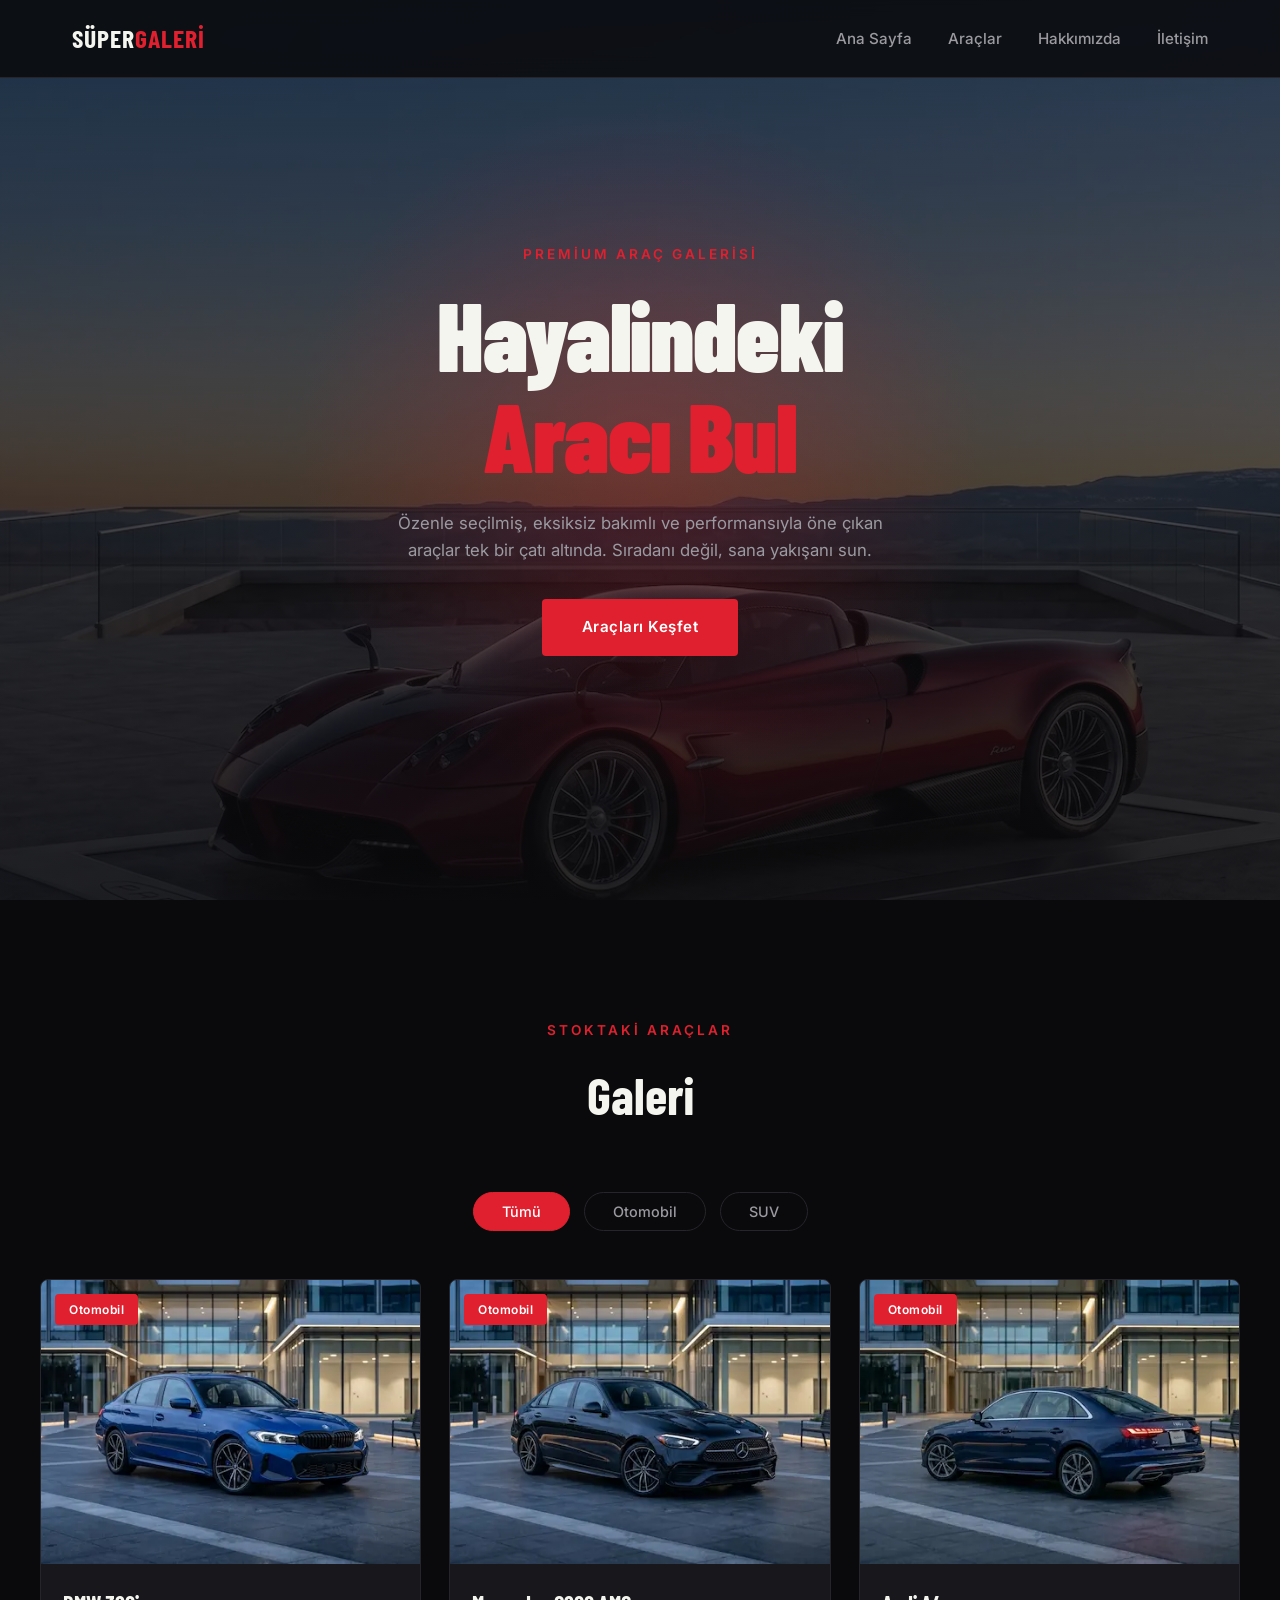
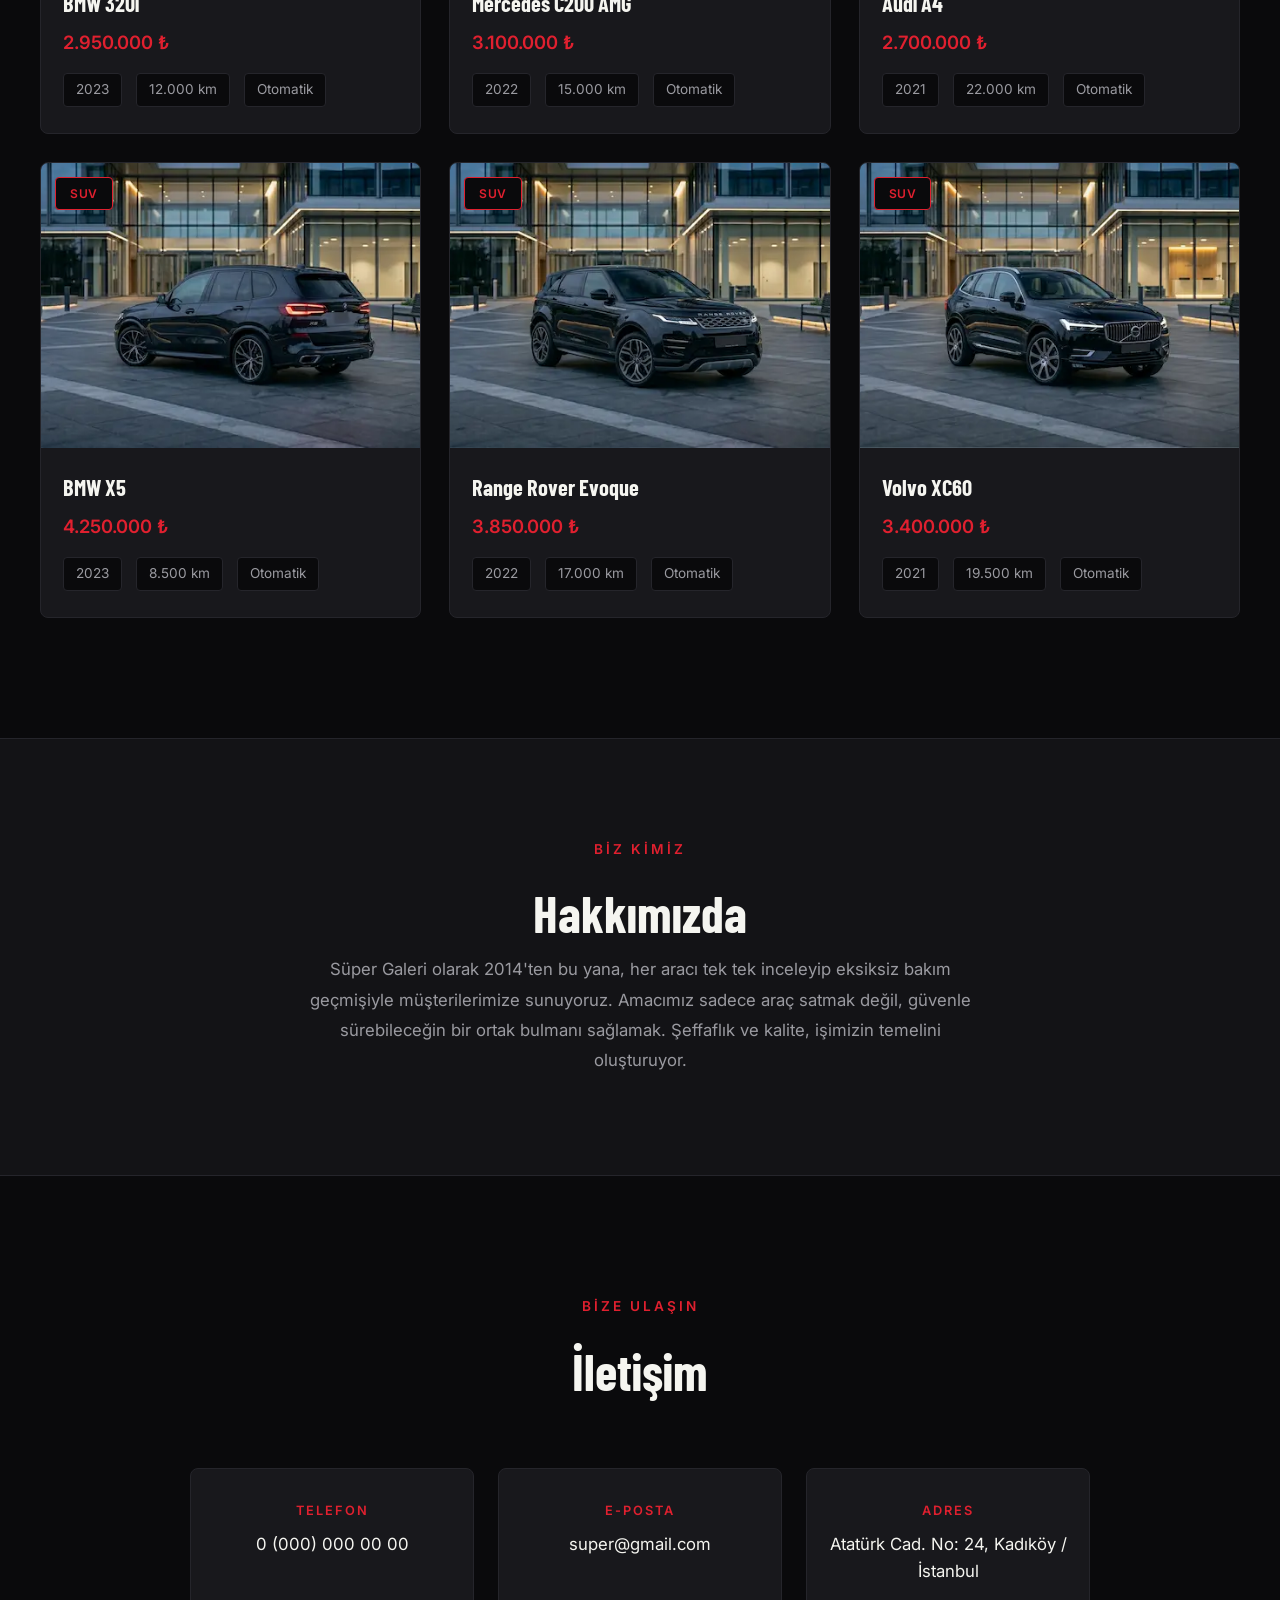
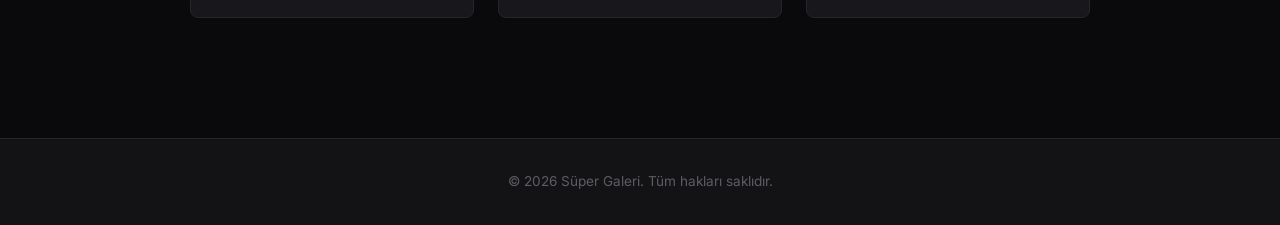
<file: index.html>
<!DOCTYPE html>
<html lang="tr">
  <head>
    <meta charset="UTF-8" />
    <meta name="viewport" content="width=device-width, initial-scale=1.0" />
    <title>Süper Galeri | Sınıfının En İyisi Araçlar</title>

    
    <link rel="preconnect" href="https://fonts.googleapis.com" />
    <link rel="preconnect" href="https://fonts.gstatic.com" crossorigin />
    <link
      href="https://fonts.googleapis.com/css2?family=Barlow+Condensed:wght@400;600;700;900&family=Inter:wght@400;500;600&display=swap"
      rel="stylesheet"
    />

  
    <link rel="stylesheet" href="style.css" />
  </head>

  <body>

    
    <header id="navbar">
      <nav class="nav-container">

        <a href="#hero" class="nav-logo">
          SÜPER<span>GALERİ</span>
        </a>

        <ul class="nav-links">
          <li><a href="#hero">Ana Sayfa</a></li>
          <li><a href="#araclar">Araçlar</a></li>
          <li><a href="#hakkimizda">Hakkımızda</a></li>
          <li><a href="#iletisim">İletişim</a></li>
        </ul>

        <button class="nav-toggle" id="navToggle" aria-label="Menüyü Aç/Kapat">
          <span></span>
          <span></span>
          <span></span>
        </button>

      </nav>
    </header>

    
    <section id="hero">
      <div class="hero-glow"></div>

      <div class="hero-content">
        <p class="hero-eyebrow">Premium Araç Galerisi</p>

        <h1 class="hero-title">
          Hayalindeki<br />
          <span>Aracı Bul</span>
        </h1>

        <p class="hero-text">
          Özenle seçilmiş, eksiksiz bakımlı ve performansıyla öne çıkan
          araçlar tek bir çatı altında. Sıradanı değil, sana yakışanı sun.
        </p>

        <a href="#araclar" class="hero-btn">Araçları Keşfet</a>
      </div>
    </section>

    
    <section id="araclar">
      <div class="section-header">
        <p class="section-eyebrow">Stoktaki Araçlar</p>
        <h2 class="section-title">Galeri</h2>
      </div>

      <div class="filter-buttons">
        <button class="filter-btn active" data-filter="tumu">Tümü</button>
        <button class="filter-btn" data-filter="otomobil">Otomobil</button>
        <button class="filter-btn" data-filter="suv">SUV</button>
      </div>

      <div class="car-grid">

        
        <article class="car-card" data-category="otomobil">
          <div class="car-image">
            <img src="araba1.webp" alt="BMW 320i" />
            <span class="car-badge">Otomobil</span>
          </div>
          <div class="car-info">
            <h3 class="car-name">BMW 320i</h3>
            <p class="car-price">2.950.000 ₺</p>
            <ul class="car-specs">
              <li>2023</li>
              <li>12.000 km</li>
              <li>Otomatik</li>
            </ul>
          </div>
        </article>

        
        <article class="car-card" data-category="otomobil">
          <div class="car-image">
            <img src="araba2.webp" alt="Mercedes C200 AMG" />
            <span class="car-badge">Otomobil</span>
          </div>
          <div class="car-info">
            <h3 class="car-name">Mercedes C200 AMG</h3>
            <p class="car-price">3.100.000 ₺</p>
            <ul class="car-specs">
              <li>2022</li>
              <li>15.000 km</li>
              <li>Otomatik</li>
            </ul>
          </div>
        </article>

       
        <article class="car-card" data-category="otomobil">
          <div class="car-image">
            <img src="araba3.webp" alt="Audi A4" />
            <span class="car-badge">Otomobil</span>
          </div>
          <div class="car-info">
            <h3 class="car-name">Audi A4</h3>
            <p class="car-price">2.700.000 ₺</p>
            <ul class="car-specs">
              <li>2021</li>
              <li>22.000 km</li>
              <li>Otomatik</li>
            </ul>
          </div>
        </article>

      
        <article class="car-card" data-category="suv">
          <div class="car-image">
            <img src="araba4.webp" alt="BMW X5" />
            <span class="car-badge car-badge--suv">SUV</span>
          </div>
          <div class="car-info">
            <h3 class="car-name">BMW X5</h3>
            <p class="car-price">4.250.000 ₺</p>
            <ul class="car-specs">
              <li>2023</li>
              <li>8.500 km</li>
              <li>Otomatik</li>
            </ul>
          </div>
        </article>

       
        <article class="car-card" data-category="suv">
          <div class="car-image">
            <img src="araba5.webp" alt="Range Rover Evoque" />
            <span class="car-badge car-badge--suv">SUV</span>
          </div>
          <div class="car-info">
            <h3 class="car-name">Range Rover Evoque</h3>
            <p class="car-price">3.850.000 ₺</p>
            <ul class="car-specs">
              <li>2022</li>
              <li>17.000 km</li>
              <li>Otomatik</li>
            </ul>
          </div>
        </article>

        
        <article class="car-card" data-category="suv">
          <div class="car-image">
            <img src="araba6.webp" alt="Volvo XC60" />
            <span class="car-badge car-badge--suv">SUV</span>
          </div>
          <div class="car-info">
            <h3 class="car-name">Volvo XC60</h3>
            <p class="car-price">3.400.000 ₺</p>
            <ul class="car-specs">
              <li>2021</li>
              <li>19.500 km</li>
              <li>Otomatik</li>
            </ul>
          </div>
        </article>

      </div>
    </section>

    
    <section id="hakkimizda">
      <div class="about-content">
        <p class="section-eyebrow">Biz Kimiz</p>
        <h2 class="section-title">Hakkımızda</h2>

        <p class="about-text">
          Süper Galeri olarak 2014'ten bu yana, her aracı tek tek inceleyip
          eksiksiz bakım geçmişiyle müşterilerimize sunuyoruz. Amacımız
          sadece araç satmak değil, güvenle sürebileceğin bir ortak bulmanı
          sağlamak. Şeffaflık ve kalite, işimizin temelini oluşturuyor.
        </p>
      </div>
    </section>

   
    <section id="iletisim">
      <div class="section-header">
        <p class="section-eyebrow">Bize Ulaşın</p>
        <h2 class="section-title">İletişim</h2>
      </div>

      <div class="contact-grid">

        <div class="contact-item">
          <span class="contact-label">Telefon</span>
          <p class="contact-value">0 (000) 000 00 00</p>
        </div>

        <div class="contact-item">
          <span class="contact-label">E-posta</span>
          <p class="contact-value">super@gmail.com</p>
        </div>

        <div class="contact-item">
          <span class="contact-label">Adres</span>
          <p class="contact-value">Atatürk Cad. No: 24, Kadıköy / İstanbul</p>
        </div>

      </div>
    </section>

   
    <footer id="footer">
      <p class="footer-text">&copy; 2026 Süper Galeri. Tüm hakları saklıdır.</p>
    </footer>

   
    <script src="script.js"></script>

  </body>
</html>
</file>
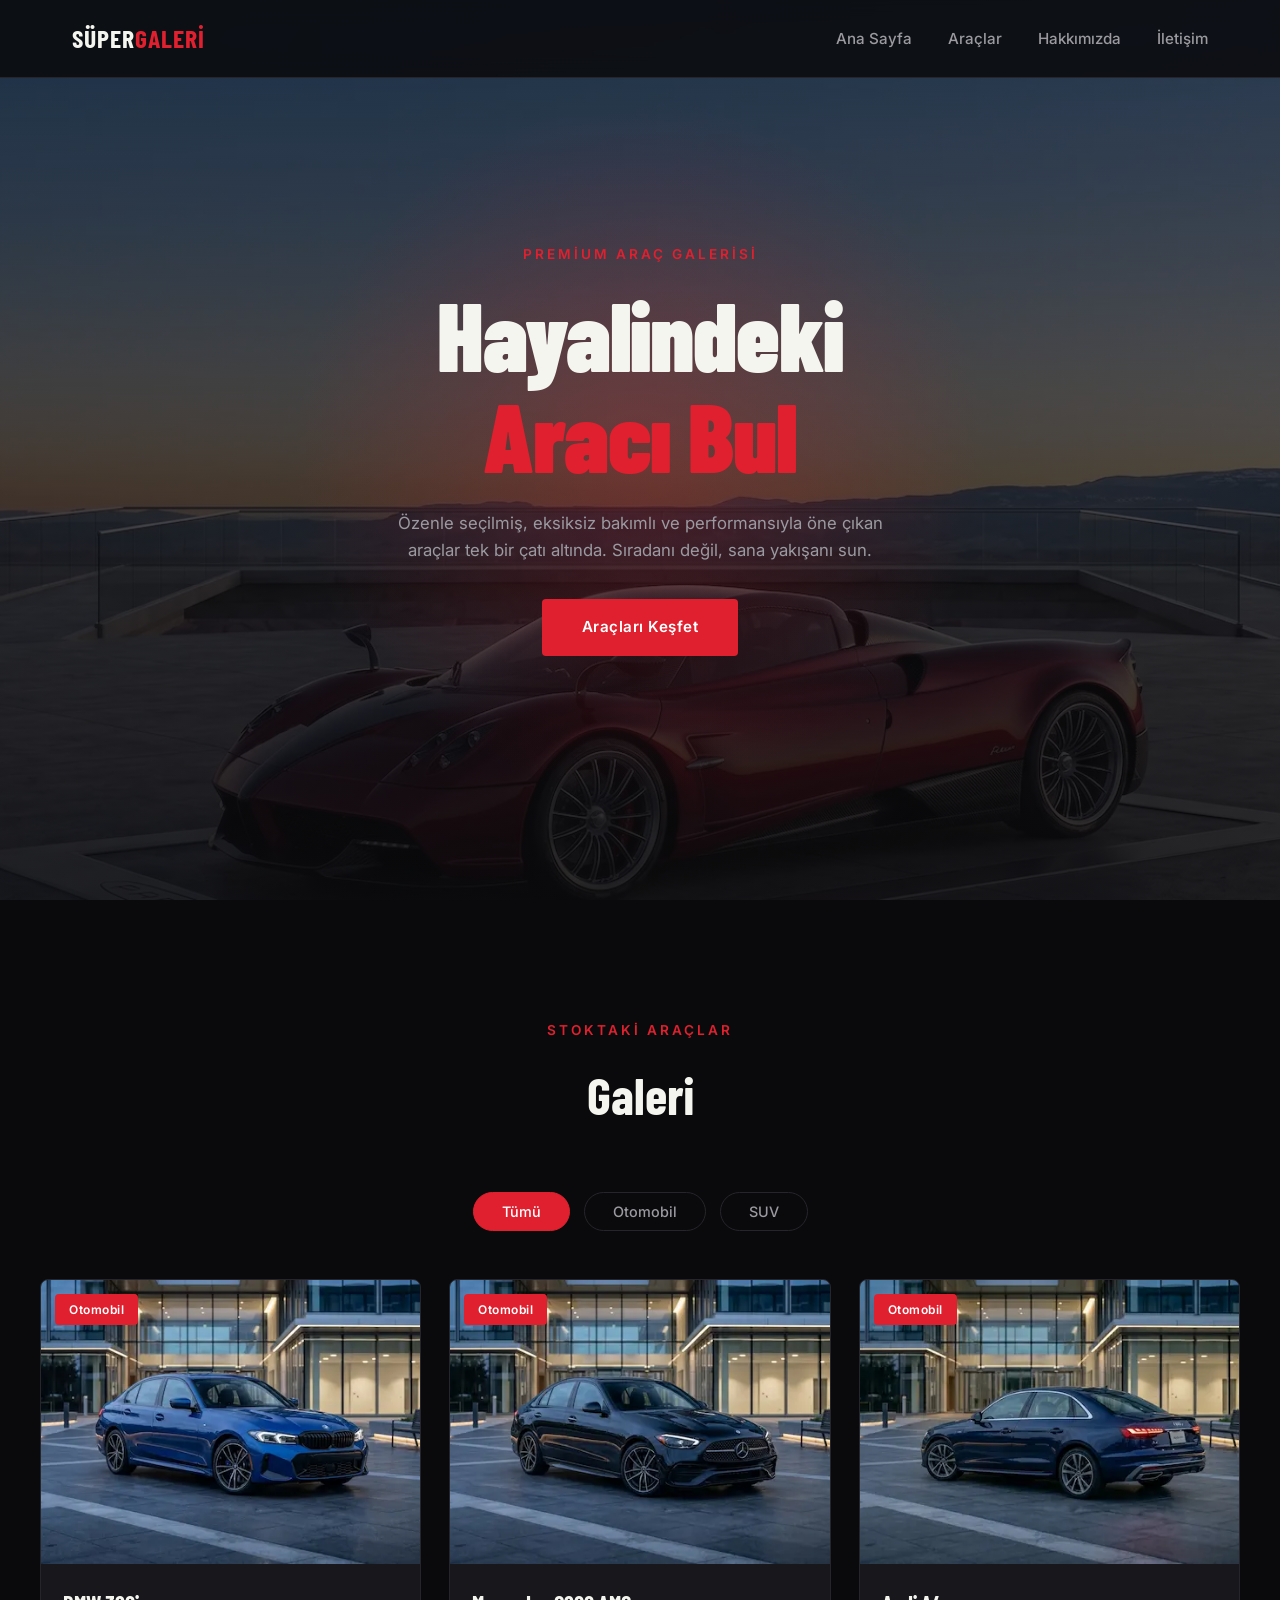
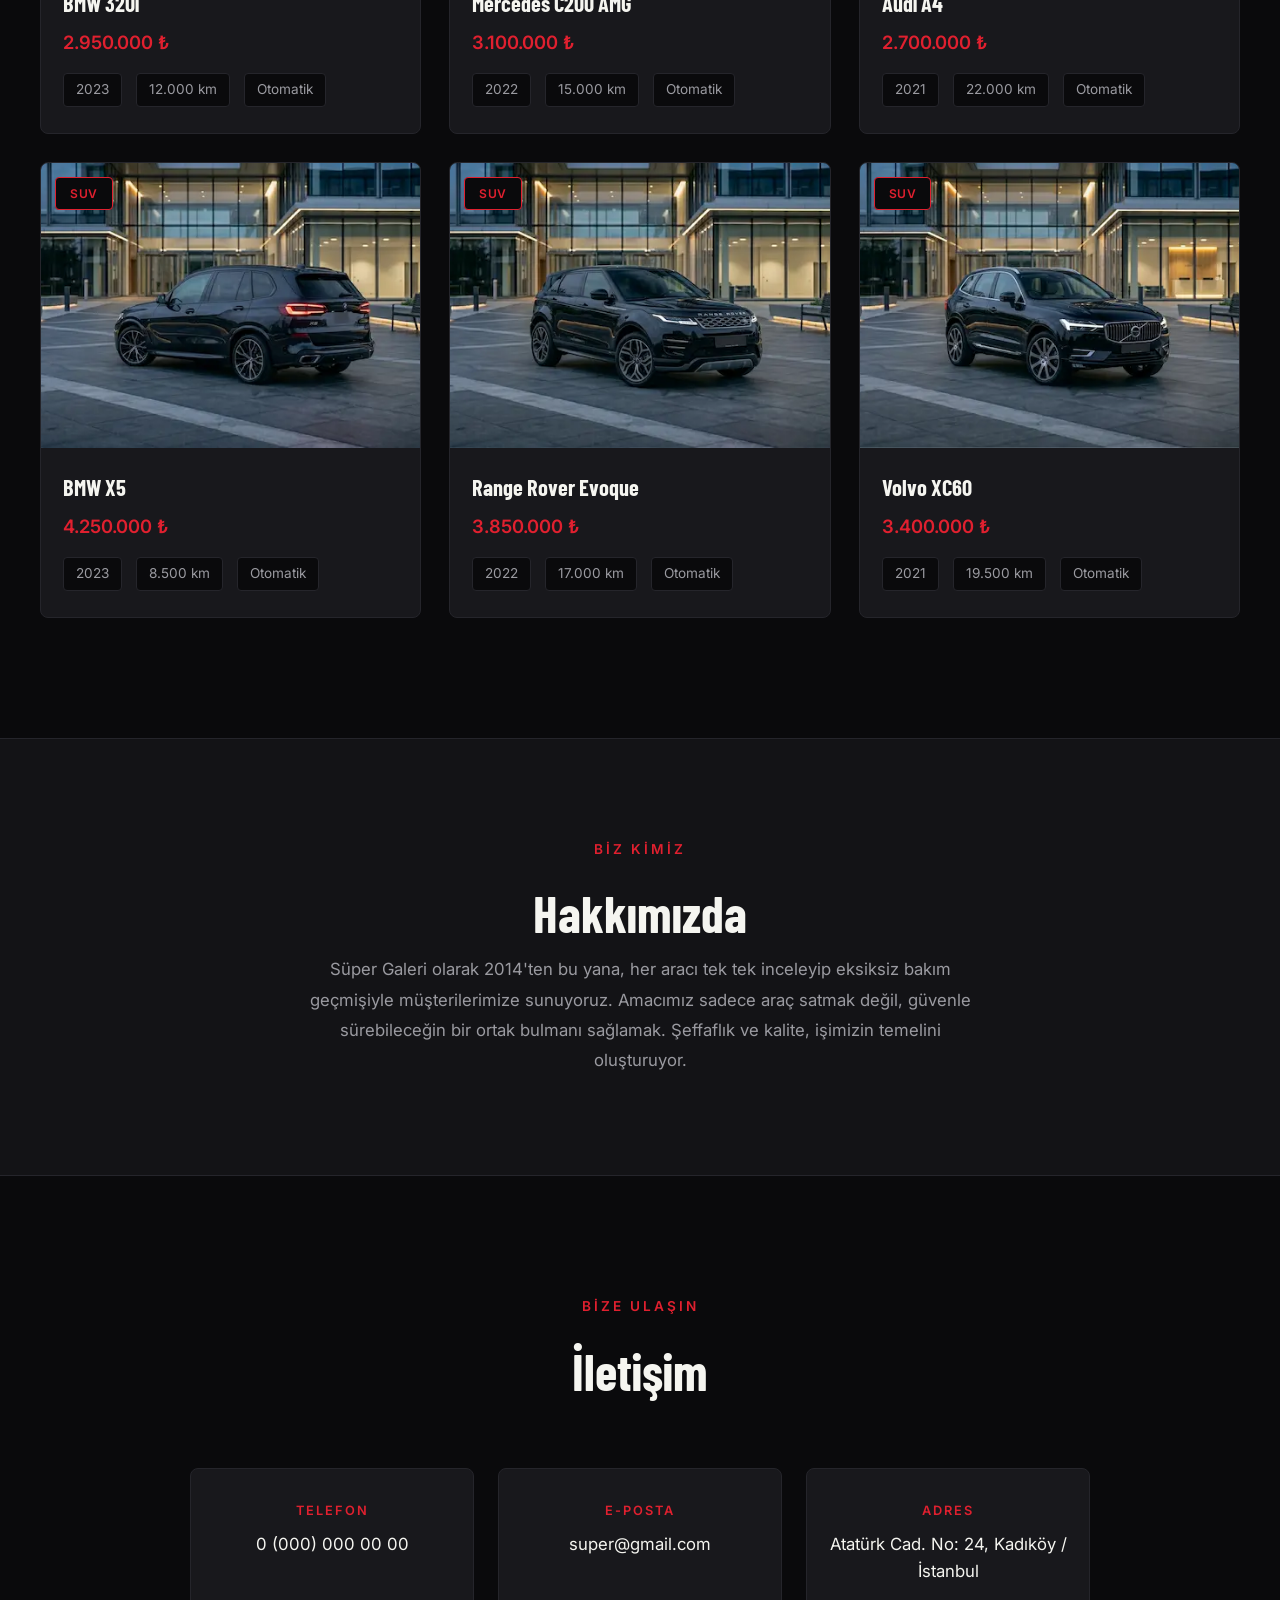
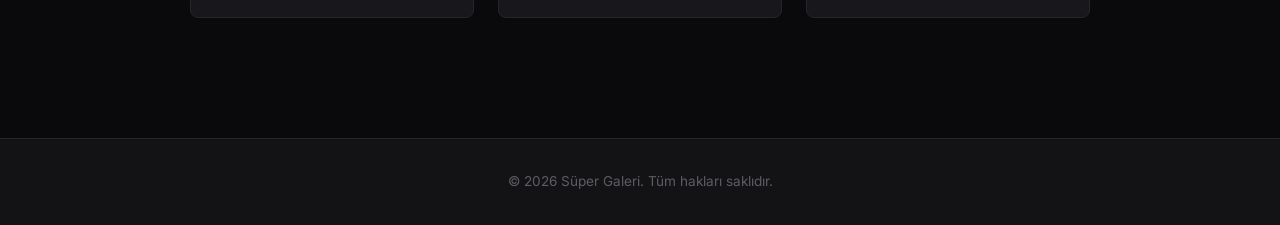
<file: oto.html>
<!DOCTYPE html>
<html lang="tr">
  <head>
    <meta charset="UTF-8" />
    <meta name="viewport" content="width=device-width, initial-scale=1.0" />
    <title>Süper Galeri | Sınıfının En İyisi Araçlar</title>

    <!-- Google Fonts -->
    <link rel="preconnect" href="https://fonts.googleapis.com" />
    <link rel="preconnect" href="https://fonts.gstatic.com" crossorigin />
    <link
      href="https://fonts.googleapis.com/css2?family=Barlow+Condensed:wght@400;600;700;900&family=Inter:wght@400;500;600&display=swap"
      rel="stylesheet"
    />

    <!-- Ana Stil Dosyası -->
    <link rel="stylesheet" href="style.css" />
  </head>

  <body>

    <!-- NAVBAR -->
    <header id="navbar">
      <nav class="nav-container">

        <a href="#hero" class="nav-logo">
          SÜPER<span>GALERİ</span>
        </a>

        <ul class="nav-links">
          <li><a href="#hero">Ana Sayfa</a></li>
          <li><a href="#araclar">Araçlar</a></li>
          <li><a href="#hakkimizda">Hakkımızda</a></li>
          <li><a href="#iletisim">İletişim</a></li>
        </ul>

        <button class="nav-toggle" id="navToggle" aria-label="Menüyü Aç/Kapat">
          <span></span>
          <span></span>
          <span></span>
        </button>

      </nav>
    </header>

    <!-- HERO ALANI -->
    <section id="hero">
      <div class="hero-glow"></div>

      <div class="hero-content">
        <p class="hero-eyebrow">Premium Araç Galerisi</p>

        <h1 class="hero-title">
          Hayalindeki<br />
          <span>Aracı Bul</span>
        </h1>

        <p class="hero-text">
          Özenle seçilmiş, eksiksiz bakımlı ve performansıyla öne çıkan
          araçlar tek bir çatı altında. Sıradanı değil, sana yakışanı sun.
        </p>

        <a href="#araclar" class="hero-btn">Araçları Keşfet</a>
      </div>
    </section>

    <!-- ARAÇLAR GALERİSİ -->
    <section id="araclar">
      <div class="section-header">
        <p class="section-eyebrow">Stoktaki Araçlar</p>
        <h2 class="section-title">Galeri</h2>
      </div>

      <div class="filter-buttons">
        <button class="filter-btn active" data-filter="tumu">Tümü</button>
        <button class="filter-btn" data-filter="otomobil">Otomobil</button>
        <button class="filter-btn" data-filter="suv">SUV</button>
      </div>

      <div class="car-grid">

        <!-- Araç 1 -->
        <article class="car-card" data-category="otomobil">
          <div class="car-image">
            <img src="araba1.webp" alt="BMW 320i" />
            <span class="car-badge">Otomobil</span>
          </div>
          <div class="car-info">
            <h3 class="car-name">BMW 320i</h3>
            <p class="car-price">2.950.000 ₺</p>
            <ul class="car-specs">
              <li>2023</li>
              <li>12.000 km</li>
              <li>Otomatik</li>
            </ul>
          </div>
        </article>

        <!-- Araç 2 -->
        <article class="car-card" data-category="otomobil">
          <div class="car-image">
            <img src="araba2.webp" alt="Mercedes C200 AMG" />
            <span class="car-badge">Otomobil</span>
          </div>
          <div class="car-info">
            <h3 class="car-name">Mercedes C200 AMG</h3>
            <p class="car-price">3.100.000 ₺</p>
            <ul class="car-specs">
              <li>2022</li>
              <li>15.000 km</li>
              <li>Otomatik</li>
            </ul>
          </div>
        </article>

        <!-- Araç 3 -->
        <article class="car-card" data-category="otomobil">
          <div class="car-image">
            <img src="araba3.webp" alt="Audi A4" />
            <span class="car-badge">Otomobil</span>
          </div>
          <div class="car-info">
            <h3 class="car-name">Audi A4</h3>
            <p class="car-price">2.700.000 ₺</p>
            <ul class="car-specs">
              <li>2021</li>
              <li>22.000 km</li>
              <li>Otomatik</li>
            </ul>
          </div>
        </article>

        <!-- Araç 4 -->
        <article class="car-card" data-category="suv">
          <div class="car-image">
            <img src="araba4.webp" alt="BMW X5" />
            <span class="car-badge car-badge--suv">SUV</span>
          </div>
          <div class="car-info">
            <h3 class="car-name">BMW X5</h3>
            <p class="car-price">4.250.000 ₺</p>
            <ul class="car-specs">
              <li>2023</li>
              <li>8.500 km</li>
              <li>Otomatik</li>
            </ul>
          </div>
        </article>

        <!-- Araç 5 -->
        <article class="car-card" data-category="suv">
          <div class="car-image">
            <img src="araba5.webp" alt="Range Rover Evoque" />
            <span class="car-badge car-badge--suv">SUV</span>
          </div>
          <div class="car-info">
            <h3 class="car-name">Range Rover Evoque</h3>
            <p class="car-price">3.850.000 ₺</p>
            <ul class="car-specs">
              <li>2022</li>
              <li>17.000 km</li>
              <li>Otomatik</li>
            </ul>
          </div>
        </article>

        <!-- Araç 6 -->
        <article class="car-card" data-category="suv">
          <div class="car-image">
            <img src="araba6.webp" alt="Volvo XC60" />
            <span class="car-badge car-badge--suv">SUV</span>
          </div>
          <div class="car-info">
            <h3 class="car-name">Volvo XC60</h3>
            <p class="car-price">3.400.000 ₺</p>
            <ul class="car-specs">
              <li>2021</li>
              <li>19.500 km</li>
              <li>Otomatik</li>
            </ul>
          </div>
        </article>

      </div>
    </section>

    <!-- HAKKIMIZDA -->
    <section id="hakkimizda">
      <div class="about-content">
        <p class="section-eyebrow">Biz Kimiz</p>
        <h2 class="section-title">Hakkımızda</h2>

        <p class="about-text">
          Süper Galeri olarak 2014'ten bu yana, her aracı tek tek inceleyip
          eksiksiz bakım geçmişiyle müşterilerimize sunuyoruz. Amacımız
          sadece araç satmak değil, güvenle sürebileceğin bir ortak bulmanı
          sağlamak. Şeffaflık ve kalite, işimizin temelini oluşturuyor.
        </p>
      </div>
    </section>

    <!-- İLETİŞİM -->
    <section id="iletisim">
      <div class="section-header">
        <p class="section-eyebrow">Bize Ulaşın</p>
        <h2 class="section-title">İletişim</h2>
      </div>

      <div class="contact-grid">

        <div class="contact-item">
          <span class="contact-label">Telefon</span>
          <p class="contact-value">0 (000) 000 00 00</p>
        </div>

        <div class="contact-item">
          <span class="contact-label">E-posta</span>
          <p class="contact-value">super@gmail.com</p>
        </div>

        <div class="contact-item">
          <span class="contact-label">Adres</span>
          <p class="contact-value">Atatürk Cad. No: 24, Kadıköy / İstanbul</p>
        </div>

      </div>
    </section>

    <!-- FOOTER -->
    <footer id="footer">
      <p class="footer-text">&copy; 2026 Süper Galeri. Tüm hakları saklıdır.</p>
    </footer>

    <!-- JavaScript Dosyası -->
    <script src="script.js"></script>

  </body>
</html>
</file>
<file: style.css>
/* ============================================
   SÜPER GALERİ - STİL DOSYASI
   ============================================ */

/* ---- 1. DEĞİŞKENLER (RENKLER, FONTLAR) ---- */
:root {
  /* Arka plan tonları */
  --bg-primary: #0a0a0c;
  --bg-secondary: #131316;
  --bg-card: #18181c;

  /* Kırmızı vurgu tonları */
  --red-primary: #e0202f;
  --red-glow: #ff2d3d;
  --red-dark: #8c1019;

  /* Metin tonları */
  --text-primary: #f5f5f0;
  --text-secondary: #9a9aa0;
  --text-muted: #5c5c63;

  /* Çizgi / kenarlık */
  --border-color: #25252b;

  /* Fontlar */
  --font-display: "Barlow Condensed", sans-serif;
  --font-body: "Inter", sans-serif;
}

/* ---- 2. RESET (TARAYICI VARSAYILANLARINI SIFIRLAMA) ---- */
* {
  margin: 0;
  padding: 0;
  box-sizing: border-box;
}

html {
  scroll-behavior: smooth;
}

body {
  background-color: var(--bg-primary);
  color: var(--text-primary);
  font-family: var(--font-body);
  line-height: 1.6;
  overflow-x: hidden;
}

a {
  text-decoration: none;
  color: inherit;
}

ul {
  list-style: none;
}

img {
  max-width: 100%;
  display: block;
}

button {
  font-family: inherit;
  cursor: pointer;
  border: none;
  background: none;
}

/* ---- 3. NAVBAR ---- */
#navbar {
  position: fixed;
  top: 0;
  left: 0;
  width: 100%;
  z-index: 1000;
  background-color: rgba(10, 10, 12, 0.85);
  backdrop-filter: blur(10px);
  border-bottom: 1px solid var(--border-color);
}

.nav-container {
  max-width: 1200px;
  margin: 0 auto;
  padding: 18px 32px;
  display: flex;
  align-items: center;
  justify-content: space-between;
}

.nav-logo {
  font-family: var(--font-display);
  font-size: 1.6rem;
  font-weight: 700;
  letter-spacing: 1px;
  color: var(--text-primary);
}

.nav-logo span {
  color: var(--red-primary);
}

.nav-links {
  display: flex;
  gap: 36px;
}

.nav-links a {
  font-size: 0.95rem;
  font-weight: 500;
  color: var(--text-secondary);
  transition: color 0.25s ease;
  position: relative;
}

.nav-links a::after {
  content: "";
  position: absolute;
  bottom: -6px;
  left: 0;
  width: 0;
  height: 2px;
  background-color: var(--red-primary);
  transition: width 0.25s ease;
}

.nav-links a:hover {
  color: var(--text-primary);
}

.nav-links a:hover::after {
  width: 100%;
}

/* Hamburger menü butonu (mobilde görünecek) */
.nav-toggle {
  display: none;
  flex-direction: column;
  gap: 5px;
}

.nav-toggle span {
  width: 26px;
  height: 2px;
  background-color: var(--text-primary);
  transition: all 0.3s ease;
}

/* ---- 4. HERO ALANI ---- */
#hero {
  position: relative;
  min-height: 100vh;
  display: flex;
  align-items: center;
  justify-content: center;
  text-align: center;
  padding: 0 24px;
  overflow: hidden;
  background-image:
    linear-gradient(
      to bottom,
      rgba(10, 10, 12, 0.55),
      rgba(10, 10, 12, 0.85)
    ),
    url("hero.webp");
  background-size: cover;
  background-position: center;
  background-repeat: no-repeat;
}

/* Arka planda bulanık kırmızı ışık efekti */
.hero-glow {
  position: absolute;
  top: 50%;
  left: 50%;
  width: 700px;
  height: 700px;
  transform: translate(-50%, -50%);
  background: radial-gradient(
    circle,
    rgba(224, 32, 47, 0.25) 0%,
    rgba(224, 32, 47, 0) 70%
  );
  pointer-events: none;
  z-index: 0;
}

.hero-content {
  position: relative;
  z-index: 1;
  max-width: 720px;
}

.hero-eyebrow {
  font-size: 0.85rem;
  font-weight: 600;
  letter-spacing: 3px;
  text-transform: uppercase;
  color: var(--red-primary);
  margin-bottom: 18px;
}

.hero-title {
  font-family: var(--font-display);
  font-size: clamp(3rem, 8vw, 6rem);
  font-weight: 900;
  line-height: 1.05;
  letter-spacing: -1px;
  color: var(--text-primary);
  margin-bottom: 24px;
}

.hero-title span {
  color: var(--red-primary);
}

.hero-text {
  font-size: 1.05rem;
  color: var(--text-secondary);
  max-width: 540px;
  margin: 0 auto 36px;
}

.hero-btn {
  display: inline-block;
  padding: 16px 40px;
  background-color: var(--red-primary);
  color: #fff;
  font-weight: 600;
  font-size: 0.95rem;
  letter-spacing: 0.5px;
  border-radius: 4px;
  transition: background-color 0.25s ease, transform 0.25s ease;
}

.hero-btn:hover {
  background-color: var(--red-glow);
  transform: translateY(-2px);
}

/* ---- 5. ORTAK BÖLÜM BAŞLIĞI STİLİ ---- */
.section-header {
  text-align: center;
  max-width: 600px;
  margin: 0 auto 56px;
}

.section-eyebrow {
  font-size: 0.85rem;
  font-weight: 600;
  letter-spacing: 3px;
  text-transform: uppercase;
  color: var(--red-primary);
  margin-bottom: 12px;
}

.section-title {
  font-family: var(--font-display);
  font-size: clamp(2.2rem, 5vw, 3.2rem);
  font-weight: 700;
  color: var(--text-primary);
}

/* ---- 6. ARAÇLAR GALERİSİ ---- */
#araclar {
  padding: 120px 24px;
  background-color: var(--bg-primary);
}

/* Filtre Butonları */
.filter-buttons {
  display: flex;
  justify-content: center;
  gap: 14px;
  margin-bottom: 48px;
}

.filter-btn {
  padding: 10px 28px;
  background-color: transparent;
  border: 1px solid var(--border-color);
  border-radius: 999px;
  color: var(--text-secondary);
  font-size: 0.9rem;
  font-weight: 500;
  transition: all 0.25s ease;
}

.filter-btn:hover {
  border-color: var(--red-primary);
  color: var(--text-primary);
}

.filter-btn.active {
  background-color: var(--red-primary);
  border-color: var(--red-primary);
  color: #fff;
}

.car-grid {
  max-width: 1200px;
  margin: 0 auto;
  display: grid;
  grid-template-columns: repeat(3, 1fr);
  gap: 28px;
}

.car-card {
  background-color: var(--bg-card);
  border: 1px solid var(--border-color);
  border-radius: 8px;
  overflow: hidden;
  transition: transform 0.3s ease, border-color 0.3s ease;
}

.car-card:hover {
  transform: translateY(-6px);
  border-color: var(--red-primary);
}

.car-image {
  position: relative;
  width: 100%;
  aspect-ratio: 4 / 3;
  background-color: #0e0e10;
}

.car-image img {
  width: 100%;
  height: 100%;
  object-fit: cover;
}

.car-badge {
  position: absolute;
  top: 14px;
  left: 14px;
  padding: 6px 14px;
  background-color: var(--red-primary);
  color: #fff;
  font-size: 0.75rem;
  font-weight: 600;
  letter-spacing: 0.5px;
  border-radius: 4px;
}

.car-badge--suv {
  background-color: var(--bg-primary);
  border: 1px solid var(--red-primary);
  color: var(--red-primary);
}

.car-info {
  padding: 22px 22px 26px;
}

.car-name {
  font-family: var(--font-display);
  font-size: 1.4rem;
  font-weight: 700;
  color: var(--text-primary);
  margin-bottom: 6px;
}

.car-price {
  font-size: 1.15rem;
  font-weight: 600;
  color: var(--red-primary);
  margin-bottom: 16px;
}

.car-specs {
  display: flex;
  gap: 14px;
  flex-wrap: wrap;
}

.car-specs li {
  font-size: 0.85rem;
  color: var(--text-secondary);
  padding: 5px 12px;
  background-color: var(--bg-primary);
  border: 1px solid var(--border-color);
  border-radius: 4px;
}

/* ---- 7. HAKKIMIZDA ---- */
#hakkimizda {
  padding: 100px 24px;
  background-color: var(--bg-secondary);
  border-top: 1px solid var(--border-color);
  border-bottom: 1px solid var(--border-color);
}

.about-content {
  max-width: 680px;
  margin: 0 auto;
  text-align: center;
}

.about-text {
  font-size: 1.05rem;
  line-height: 1.8;
  color: var(--text-secondary);
}

/* ---- 8. İLETİŞİM ---- */
#iletisim {
  padding: 120px 24px;
  background-color: var(--bg-primary);
}

.contact-grid {
  max-width: 900px;
  margin: 0 auto;
  display: grid;
  grid-template-columns: repeat(3, 1fr);
  gap: 24px;
}

.contact-item {
  text-align: center;
  padding: 32px 20px;
  background-color: var(--bg-card);
  border: 1px solid var(--border-color);
  border-radius: 8px;
  transition: border-color 0.3s ease;
}

.contact-item:hover {
  border-color: var(--red-primary);
}

.contact-label {
  display: block;
  font-size: 0.8rem;
  font-weight: 600;
  letter-spacing: 2px;
  text-transform: uppercase;
  color: var(--red-primary);
  margin-bottom: 10px;
}

.contact-value {
  font-size: 1.05rem;
  color: var(--text-primary);
}

/* ---- 9. FOOTER ---- */
#footer {
  padding: 32px 24px;
  text-align: center;
  background-color: var(--bg-secondary);
  border-top: 1px solid var(--border-color);
}

.footer-text {
  font-size: 0.85rem;
  color: var(--text-muted);
}

/* ============================================
   10. RESPONSIVE (MOBİL UYUMLULUK)
   ============================================ */

/* ---- TABLET (768px ve altı) ---- */
@media (max-width: 768px) {

  /* Navbar: menü linkleri gizlenir, hamburger görünür */
  .nav-links {
    position: fixed;
    top: 64px;
    left: 0;
    width: 100%;
    flex-direction: column;
    align-items: center;
    gap: 24px;
    padding: 32px 0;
    background-color: var(--bg-secondary);
    border-bottom: 1px solid var(--border-color);
    transform: translateY(-150%);
    opacity: 0;
    transition: all 0.3s ease;
    z-index: 999;
  }

  .nav-links.active {
    transform: translateY(0);
    opacity: 1;
  }

  .nav-toggle {
    display: flex;
  }

  /* Hamburger ikonu çarpıya (X) dönüşür */
  .nav-toggle.active span:nth-child(1) {
    transform: translateY(7px) rotate(45deg);
  }

  .nav-toggle.active span:nth-child(2) {
    opacity: 0;
  }

  .nav-toggle.active span:nth-child(3) {
    transform: translateY(-7px) rotate(-45deg);
  }

  /* Araç kartları: 3'lü yerine 2'li grid */
  .car-grid {
    grid-template-columns: repeat(2, 1fr);
  }

  /* İletişim: 3'lü yerine tek sütun */
  .contact-grid {
    grid-template-columns: 1fr;
    max-width: 420px;
  }
}

/* ---- TELEFON (480px ve altı) ---- */
@media (max-width: 480px) {

  .nav-container {
    padding: 16px 20px;
  }

  .hero-title {
    font-size: 2.6rem;
  }

  .hero-text {
    font-size: 0.95rem;
  }

  .hero-btn {
    padding: 14px 32px;
    font-size: 0.9rem;
  }

  #araclar,
  #hakkimizda,
  #iletisim {
    padding: 72px 20px;
  }

  /* Araç kartları: tek sütun */
  .car-grid {
    grid-template-columns: 1fr;
  }

  .section-title {
    font-size: 2rem;
  }
}
</file>
